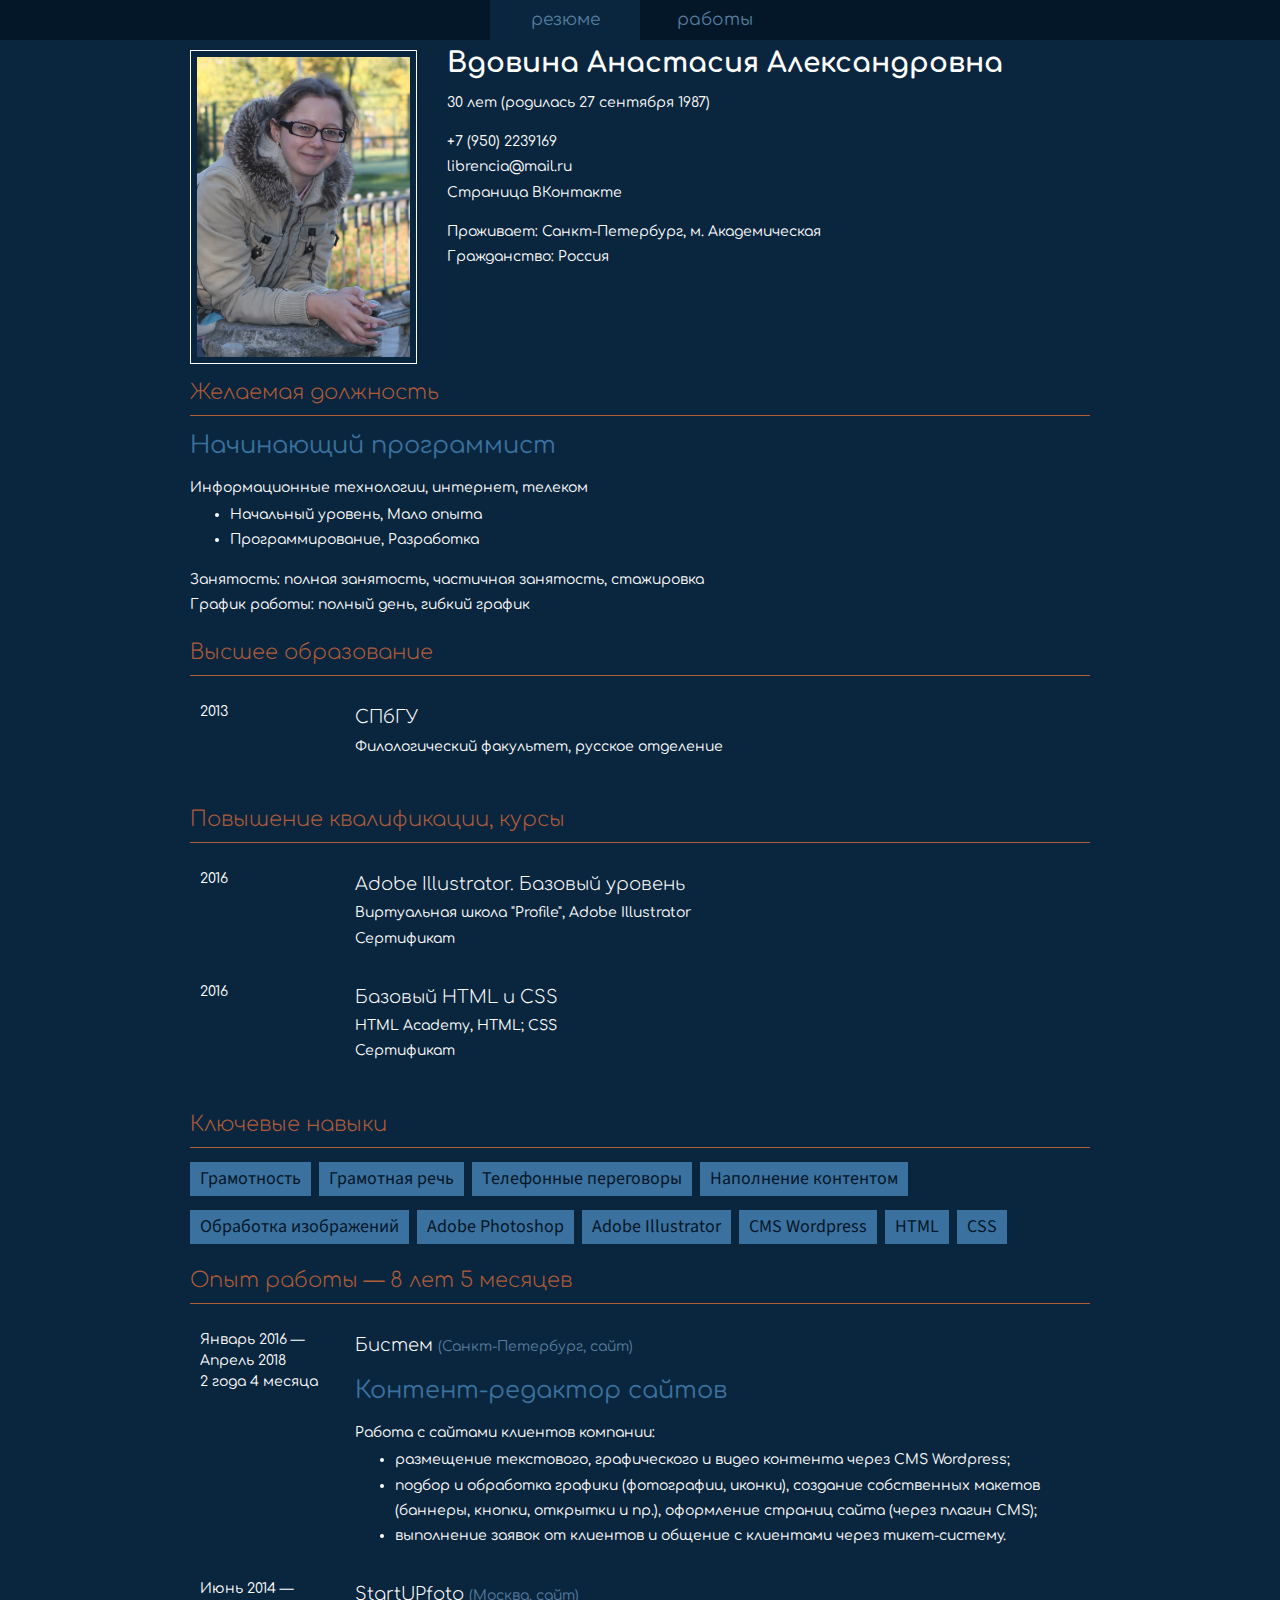
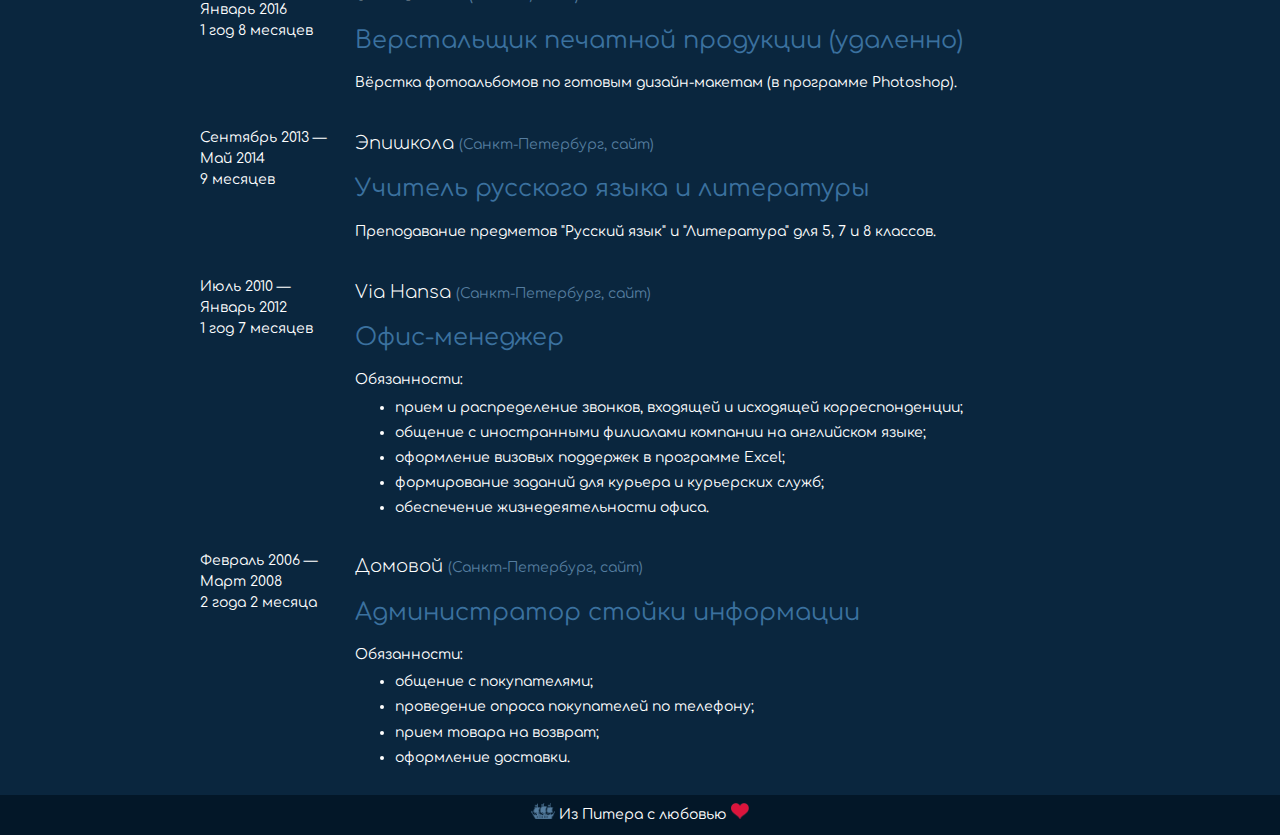
<file: index.html>
<!DOCTYPE html>
<html  lang="ru">
<head>
	<meta charset="utf-8">
	<title>Вдовина Анастасия - Резюме</title>
	<link href="https://fonts.googleapis.com/css?family=Alegreya+Sans|Comfortaa|Fira+Sans|Source+Sans+Pro" rel="stylesheet">
	<link href="style.css" rel="stylesheet">
</head>
<body>
<header class="shapka">
	<nav class="centr">
		<ul>
			<li><div class="menu active">резюме</div></li>
			<li><a href="portfolio.html" class="menu">работы</a></li>
		</ul>
	</nav>
</header>
<main class="centr main">
	<a href="img/my-foto.jpg" target="_blank"><img src="img/my-foto.jpg" alt="Фотография Вдовиной Анастасии" height="300" class="foto"></a>
	<h1>Вдовина Анастасия Александровна</h1>
	<p>30 лет (родилась 27 сентября 1987)</p>
	<p>+7 (950) 2239169<br>librencia@mail.ru<br><a href="https://vk.com/librencia" target="_blank">Страница ВКонтакте</a></p>
	<p>Проживает: Санкт-Петербург, м. Академическая<br>Гражданство: Россия</p>
	<h2>Желаемая должность</h2>
	<p class="professia">Начинающий программист</p>
	<p class="odna_stroka">Информационные технологии, интернет, телеком</p>
  	<ul>
  		<li>Начальный уровень, Мало опыта</li>
  		<li>Программирование, Разработка</li>
  	</ul>
  <p>Занятость: полная занятость, частичная занятость, стажировка<br>График работы: полный день, гибкий график</p>
  <h2>Высшее образование</h2>
  <table>
  	<tr>
  		<td class="daty">2013</td>
  		<td><span class="zagolovki">СПбГУ</span><br>Филологический факультет, русское отделение</td>
  	</tr>
  </table>
  <h2>Повышение квалификации, курсы</h2>
  <table>
  	<tr>
  		<td class="daty">2016</td>
  		<td><span class="zagolovki">Adobe Illustrator. Базовый уровень</span><br>Виртуальная школа "Profile", Adobe Illustrator<br><a href="img/sert-illustr.jpg" target="_blank">Сертификат</a></td>
  	</tr>
  	<tr>
  		<td class="daty">2016</td>
  		<td><span class="zagolovki">Базовый HTML и CSS</span><br>HTML Academy, HTML; CSS<br><a href="img/sert-htmlaca.jpg" target="_blank">Сертификат</a></td>
  	</tr>
  </table>
  <h2>Ключевые навыки</h2>
  <ul class="navyki">
  	<li>Грамотность</li>
  	<li>Грамотная речь</li>
		<li>Телефонные переговоры</li>
		<li>Наполнение контентом</li>
		<li>Обработка изображений</li>
		<li>Adobe Photoshop</li>
		<li>Adobe Illustrator</li>
		<li>CMS Wordpress</li>
		<li>HTML</li>
		<li>CSS</li>
	</ul>
  <h2>Опыт работы — 8 лет 5 месяцев</h2>
  <table>
  	<tr>
  		<td class="daty">Январь 2016 — Апрель 2018<br>2 года 4 месяца</td>
  		<td><span class="zagolovki">Бистем </span><span class="adresa">(Санкт-Петербург, <a href="http://bistem.ru/" target="_blank">сайт</a>)</span></span>
  			<p class="professia">Контент-редактор сайтов</p>
  			<p class="odna_stroka">Работа с сайтами клиентов компании:</p>
  			<ul>
  				<li>размещение текстового‚ графического и видео контента через CMS Wordpress;</li>
  				<li>подбор и обработка графики (фотографии, иконки), создание собственных макетов (баннеры, кнопки, открытки и пр.), оформление страниц сайта (через плагин CMS);</li>
  				<li>выполнение заявок от клиентов и общение с клиентами через тикет-систему.</li>
				</ul>
			</td>
  	</tr>
  	<tr>
  		<td class="daty">Июнь 2014 — Январь 2016<br>1 год 8 месяцев</td>
  		<td><span class="zagolovki">StartUPfoto </span><span class="adresa">(Москва, <a href="https://www.startupfoto.ru/" target="_blank">сайт</a>)</span>
  			<p class="professia">Верстальщик печатной продукции (удаленно)</p>
  			<p class="odna_stroka">Вёрстка фотоальбомов по готовым дизайн-макетам (в программе Photoshop).</p>
			</td>
  	</tr>
  	<tr>
  		<td class="daty">Сентябрь 2013 — Май 2014<br>9 месяцев</td>
  		<td><span class="zagolovki">Эпишкола </span><span class="adresa">(Санкт-Петербург, <a href="http://epischool.ru/" target="_blank">сайт</a>)</span>
  			<p class="professia">Учитель русского языка и литературы</p>
  			<p class="odna_stroka">Преподавание предметов "Русский язык" и "Литература" для 5, 7 и 8 классов.</p>
			</td>
  	</tr>
  	<tr>
  		<td class="daty">Июль 2010 — Январь 2012<br>1 год 7 месяцев</td>
  		<td><span class="zagolovki">Via Hansa </span><span class="adresa">(Санкт-Петербург, <a href="https://viahansa.com/" target="_blank">сайт</a>)</span>
  			<p class="professia">Офис-менеджер</p>
  			<p class="odna_stroka">Обязанности:</p>
  			<ul>
  				<li>прием и распределение звонков, входящей и исходящей корреспонденции;</li>
  				<li>общение с иностранными филиалами компании на английском языке;</li>
  				<li>оформление визовых поддержек в программе Excel;</li>
  				<li>формирование заданий для курьера и курьерских служб;</li>
  				<li>обеспечение жизнедеятельности офиса.</li>
				</ul>
			</td>
  	</tr>
  	<tr>
  		<td class="daty">Февраль 2006 — Март 2008<br>2 года 2 месяца</td>
  		<td><span class="zagolovki">Домовой </span><span class="adresa">(Санкт-Петербург, <a href="http://www.tddomovoy.ru/" target="_blank">сайт</a>)</span>
  			<p class="professia">Администратор стойки информации</p>
  			<p class="odna_stroka">Обязанности:</p>
  			<ul>
  				<li>общение с покупателями;</li>
  				<li>проведение опроса покупателей по телефону;</li>
  				<li>прием товара на возврат;</li>
  				<li>оформление доставки.</li>
				</ul>
			</td>
  	</tr>
  </table>
</main>
<footer class="shapka">
	<div class="centr-v"><img src="img/ship2.png" alt="Из Питера с любовью" height="16"><span> Из Питера с любовью </span><img src="img/heart.png" alt="Из Питера с любовью" height="16"></div>
</footer>
</body>
</html>
</file>
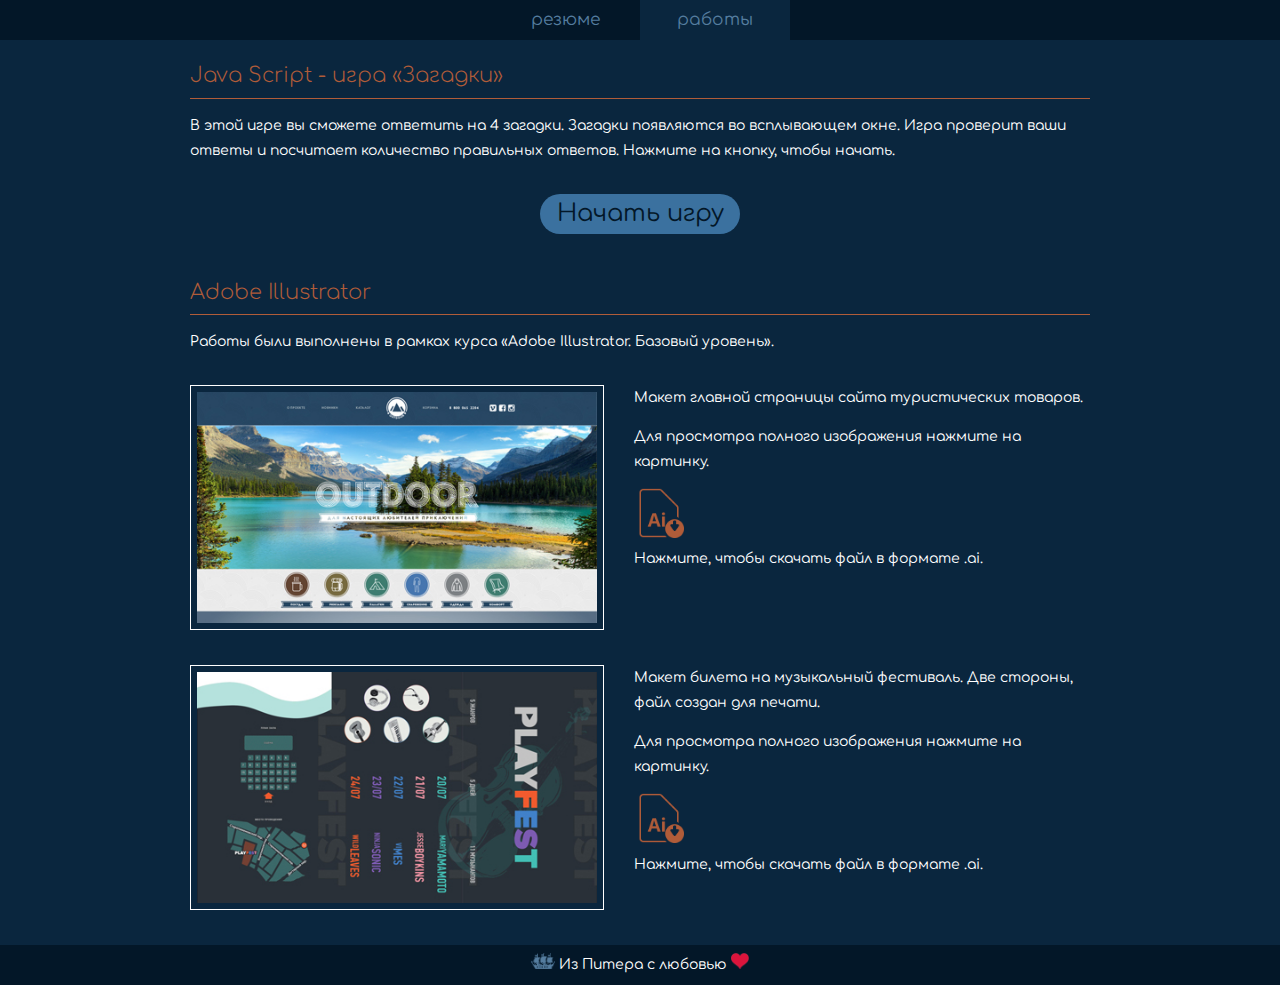
<file: portfolio.html>
<!DOCTYPE html>
<html  lang="ru">
<head>
	<meta charset="utf-8">
	<title>Вдовина Анастасия - Резюме</title>
	<link href="https://fonts.googleapis.com/css?family=Alegreya+Sans|Comfortaa|Fira+Sans|Source+Sans+Pro" rel="stylesheet">
	<link href="style.css" rel="stylesheet">
</head>
<body>
<header class="shapka">
	<nav class="centr">
		<ul>
			<li><a class="menu" href="index.html">резюме</a></li>
			<li><div class="menu active">работы</div></li>
		</ul>
	</nav>
</header>
<main class="centr">
	<h2>Java Script - игра «Загадки»</h2>
	<p>В этой игре вы сможете ответить на 4 загадки. Загадки появляются во всплывающем окне. Игра проверит ваши ответы и посчитает количество правильных ответов. Нажмите на кнопку, чтобы начать.</p>
	<div class="block"><a href="#" onclick="play();" class="knopka centr-v">Начать игру</a></div>

	<h2>Adobe Illustrator</h2>
	<p>Работы были выполнены в рамках курса «Adobe Illustrator. Базовый уровень».</p>
	<div class="primery">
		<a href="img/website.jpg" target="_blank"><img src="img/website-m.jpg" alt="Макет сайта" width="400" class="foto"></a><p>Макет главной страницы сайта туристических товаров.</p><p>Для просмотра полного изображения нажмите на картинку.</p><a href="img/website.ai"><img src="img/ico.png" alt="Иконка" width="50"><br>Нажмите, чтобы скачать файл в формате .ai.</a>
	</div>
	<div class="primery clearboz">
		<a href="img/ticket.pdf" target="_blank"><img src="img/ticket-m.jpg" alt="Макет билета" width="400" class="foto"></a><p>Макет билета на музыкальный фестиваль. Две стороны, файл создан для печати.</p><p>Для просмотра полного изображения нажмите на картинку.</p><a href="img/ticket.ai"><img src="img/ico.png" alt="Иконка" width="50"><br>Нажмите, чтобы скачать файл в формате .ai.</a>
	</div>
</main>
<footer class="shapka">
	<div class="centr-v"><img src="img/ship2.png" alt="Из Питера с любовью" height="16"><span> Из Питера с любовью </span><img src="img/heart.png" alt="Из Питера с любовью" height="16"></div>
</footer>
<script src="zagadki.js"></script>
</body>
</html>
</file>
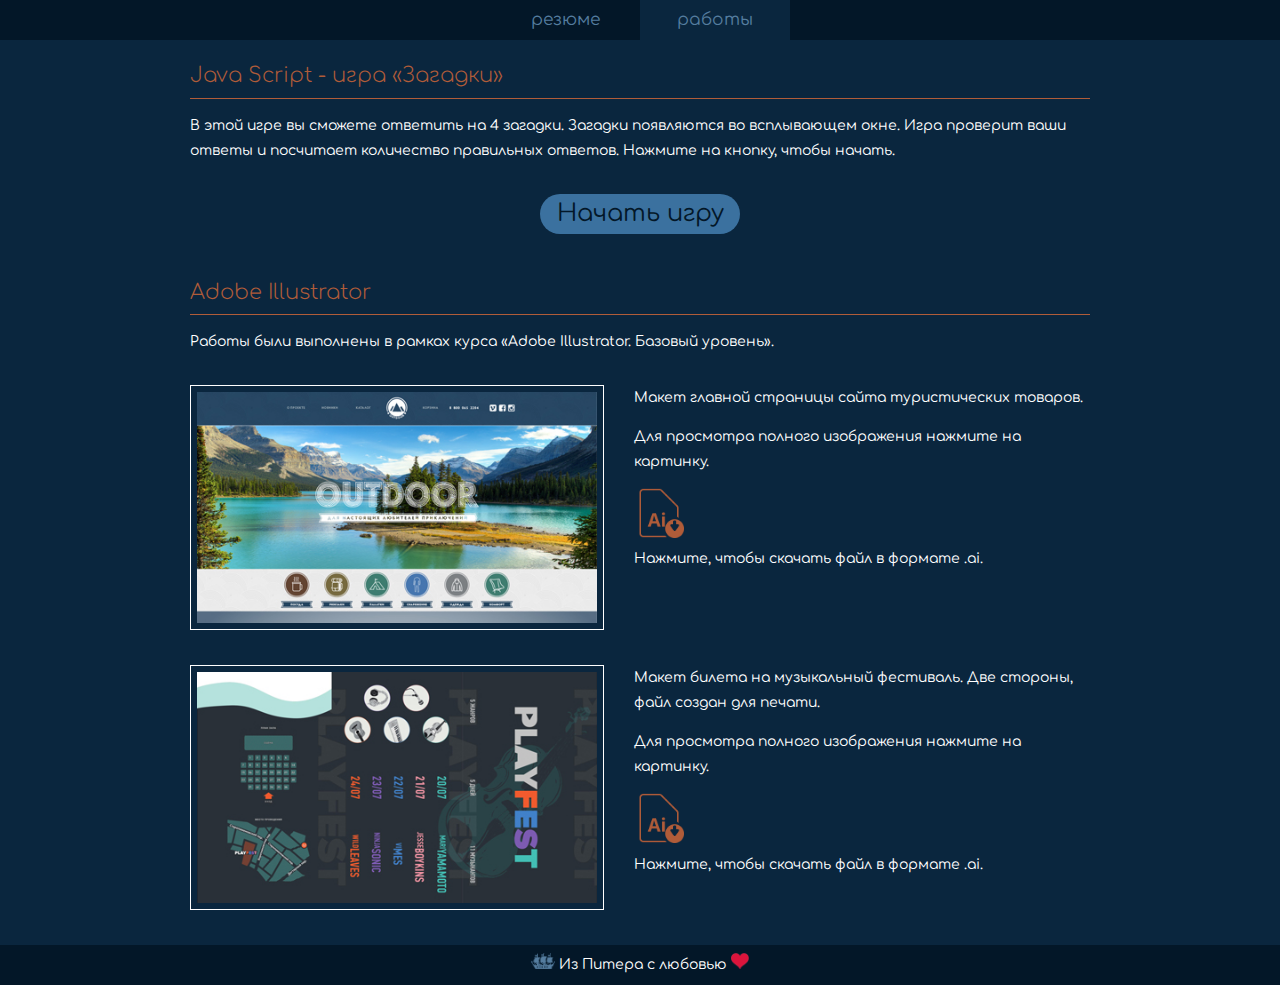
<file: raboty.html>
<!DOCTYPE html>
<html  lang="ru">
<head>
	<meta charset="utf-8">
	<title>Вдовина Анастасия - Резюме</title>
	<link href="https://fonts.googleapis.com/css?family=Alegreya+Sans|Comfortaa|Fira+Sans|Source+Sans+Pro" rel="stylesheet">
	<link href="style.css" rel="stylesheet">
</head>
<body>
<header class="shapka">
	<nav class="centr">
		<ul>
			<li><a class="menu" href="resume.html">резюме</a></li>
			<li><div class="menu active">работы</div></li>
		</ul>
	</nav>
</header>
<main class="centr">
	<h2>Java Script - игра «Загадки»</h2>
	<p>В этой игре вы сможете ответить на 4 загадки. Загадки появляются во всплывающем окне. Игра проверит ваши ответы и посчитает количество правильных ответов. Нажмите на кнопку, чтобы начать.</p>
	<div class="block"><a href="#" onclick="play();" class="knopka centr-v">Начать игру</a></div>

	<h2>Adobe Illustrator</h2>
	<p>Работы были выполнены в рамках курса «Adobe Illustrator. Базовый уровень».</p>
	<div class="primery">
		<a href="img/website.jpg" target="_blank"><img src="img/website-m.jpg" alt="Макет сайта" width="400" class="foto"></a><p>Макет главной страницы сайта туристических товаров.</p><p>Для просмотра полного изображения нажмите на картинку.</p><a href="img/website.ai"><img src="img/ico.png" alt="Иконка" width="50"><br>Нажмите, чтобы скачать файл в формате .ai.</a>
	</div>
	<div class="primery clearboz">
		<a href="img/ticket.pdf" target="_blank"><img src="img/ticket-m.jpg" alt="Макет билета" width="400" class="foto"></a><p>Макет билета на музыкальный фестиваль. Две стороны, файл создан для печати.</p><p>Для просмотра полного изображения нажмите на картинку.</p><a href="img/ticket.ai"><img src="img/ico.png" alt="Иконка" width="50"><br>Нажмите, чтобы скачать файл в формате .ai.</a>
	</div>
</main>
<footer class="shapka">
	<div class="centr-v"><img src="img/ship2.png" alt="Из Питера с любовью" height="16"><span> Из Питера с любовью </span><img src="img/heart.png" alt="Из Питера с любовью" height="16"></div>
</footer>
<script src="zagadki.js"></script>
</body>
</html>
</file>
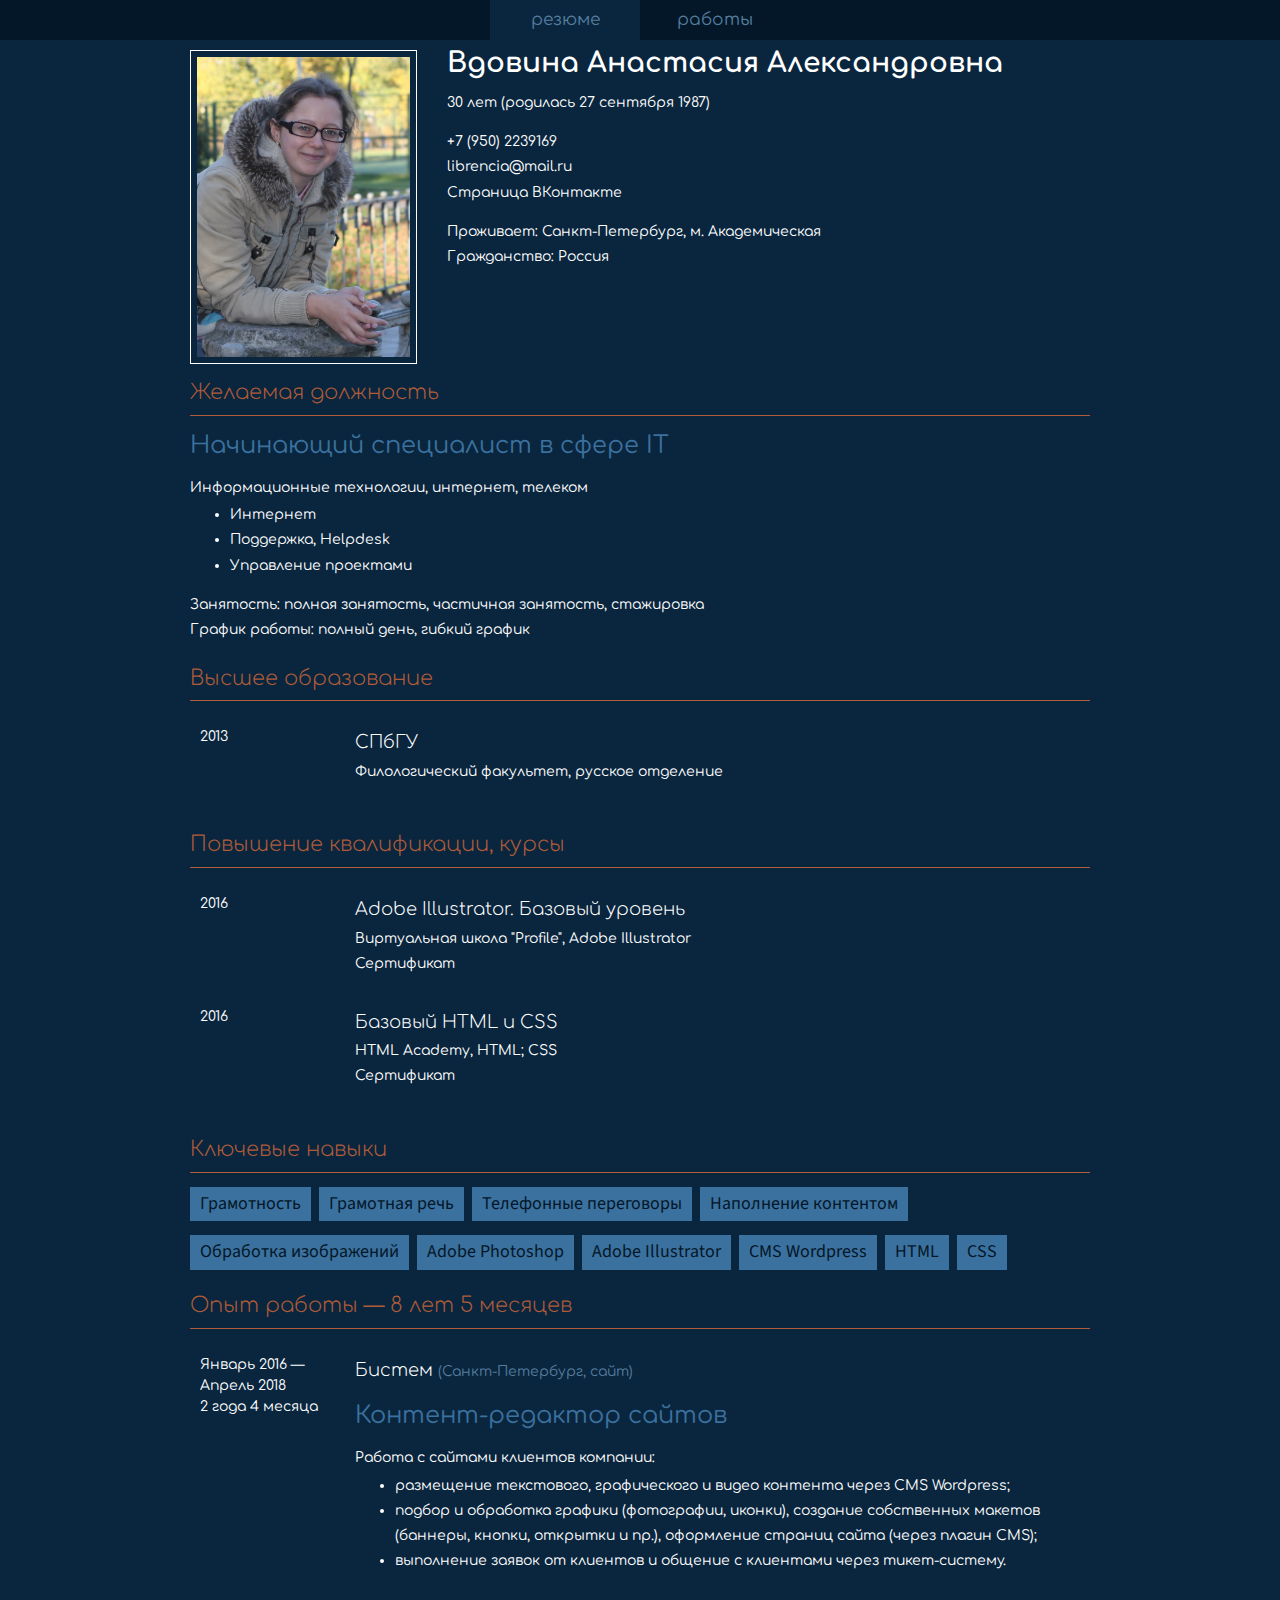
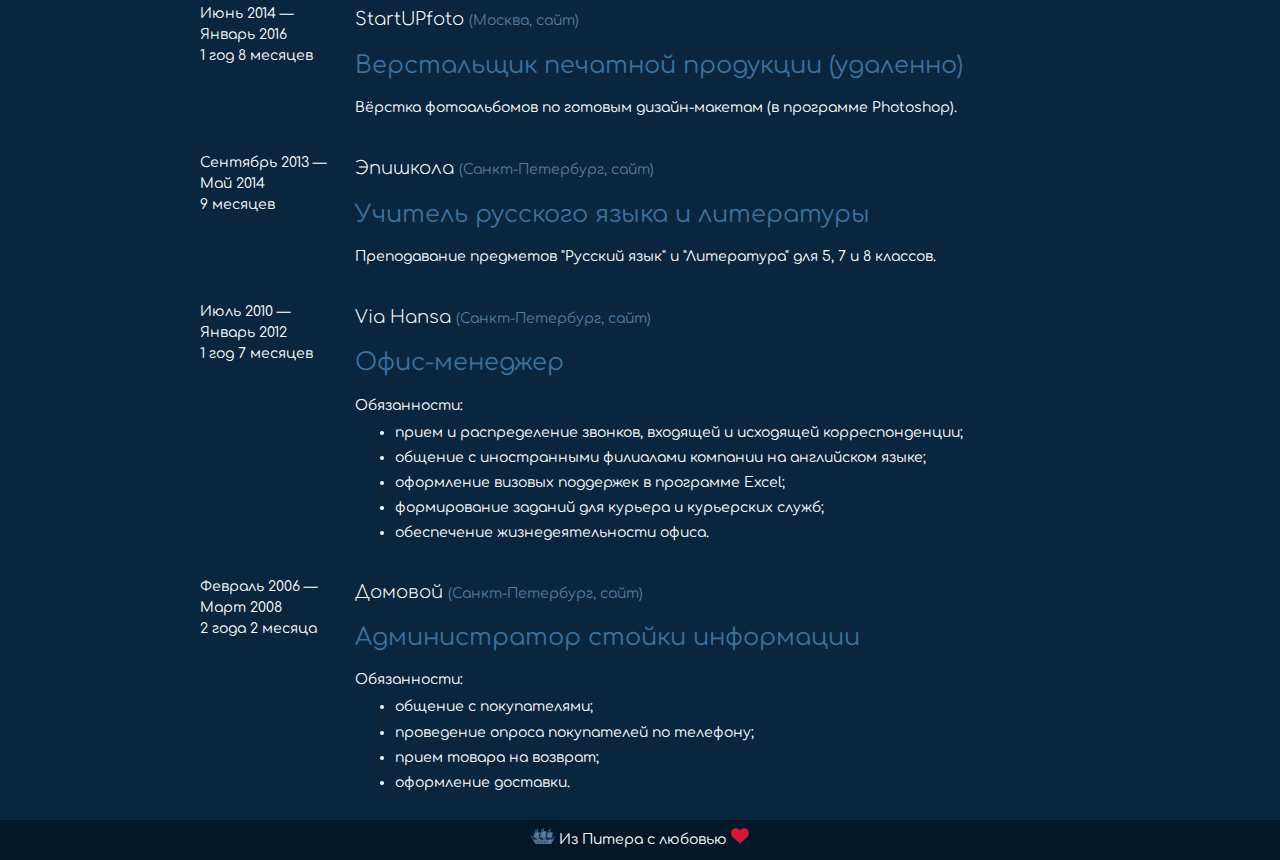
<file: resume.html>
<!DOCTYPE html>
<html  lang="ru">
<head>
	<meta charset="utf-8">
	<title>Вдовина Анастасия - Резюме</title>
	<link href="https://fonts.googleapis.com/css?family=Alegreya+Sans|Comfortaa|Fira+Sans|Source+Sans+Pro" rel="stylesheet">
	<link href="style.css" rel="stylesheet">
</head>
<body>
<header class="shapka">
	<nav class="centr">
		<ul>
			<li><div class="menu active">резюме</div></li>
			<li><a href="raboty.html" class="menu">работы</a></li>
		</ul>
	</nav>
</header>
<main class="centr main">
	<a href="img/my-foto.jpg" target="_blank"><img src="img/my-foto.jpg" alt="Фотография Вдовиной Анастасии" height="300" class="foto"></a>
	<h1>Вдовина Анастасия Александровна</h1>
	<p>30 лет (родилась 27 сентября 1987)</p>
	<p>+7 (950) 2239169<br>librencia@mail.ru<br><a href="https://vk.com/librencia" target="_blank">Страница ВКонтакте</a></p>
	<p>Проживает: Санкт-Петербург, м. Академическая<br>Гражданство: Россия</p>
	<h2>Желаемая должность</h2>
	<p class="professia">Начинающий специалист в сфере IT</p>
	<p class="odna_stroka">Информационные технологии, интернет, телеком</p>
  	<ul>
  		<li>Интернет</li>
  		<li>Поддержка, Helpdesk</li>
      <li>Управление проектами</li>
  	</ul>
  <p>Занятость: полная занятость, частичная занятость, стажировка<br>График работы: полный день, гибкий график</p>
  <h2>Высшее образование</h2>
  <table>
  	<tr>
  		<td class="daty">2013</td>
  		<td><span class="zagolovki">СПбГУ</span><br>Филологический факультет, русское отделение</td>
  	</tr>
  </table>
  <h2>Повышение квалификации, курсы</h2>
  <table>
  	<tr>
  		<td class="daty">2016</td>
  		<td><span class="zagolovki">Adobe Illustrator. Базовый уровень</span><br>Виртуальная школа "Profile", Adobe Illustrator<br><a href="img/sert-illustr.jpg" target="_blank">Сертификат</a></td>
  	</tr>
  	<tr>
  		<td class="daty">2016</td>
  		<td><span class="zagolovki">Базовый HTML и CSS</span><br>HTML Academy, HTML; CSS<br><a href="img/sert-htmlaca.jpg" target="_blank">Сертификат</a></td>
  	</tr>
  </table>
  <h2>Ключевые навыки</h2>
  <ul class="navyki">
  	<li>Грамотность</li>
  	<li>Грамотная речь</li>
		<li>Телефонные переговоры</li>
		<li>Наполнение контентом</li>
		<li>Обработка изображений</li>
		<li>Adobe Photoshop</li>
		<li>Adobe Illustrator</li>
		<li>CMS Wordpress</li>
		<li>HTML</li>
		<li>CSS</li>
	</ul>
  <h2>Опыт работы — 8 лет 5 месяцев</h2>
  <table>
  	<tr>
  		<td class="daty">Январь 2016 — Апрель 2018<br>2 года 4 месяца</td>
  		<td><span class="zagolovki">Бистем </span><span class="adresa">(Санкт-Петербург, <a href="http://bistem.ru/" target="_blank">сайт</a>)</span></span>
  			<p class="professia">Контент-редактор сайтов</p>
  			<p class="odna_stroka">Работа с сайтами клиентов компании:</p>
  			<ul>
  				<li>размещение текстового‚ графического и видео контента через CMS Wordpress;</li>
  				<li>подбор и обработка графики (фотографии, иконки), создание собственных макетов (баннеры, кнопки, открытки и пр.), оформление страниц сайта (через плагин CMS);</li>
  				<li>выполнение заявок от клиентов и общение с клиентами через тикет-систему.</li>
				</ul>
			</td>
  	</tr>
  	<tr>
  		<td class="daty">Июнь 2014 — Январь 2016<br>1 год 8 месяцев</td>
  		<td><span class="zagolovki">StartUPfoto </span><span class="adresa">(Москва, <a href="https://www.startupfoto.ru/" target="_blank">сайт</a>)</span>
  			<p class="professia">Верстальщик печатной продукции (удаленно)</p>
  			<p class="odna_stroka">Вёрстка фотоальбомов по готовым дизайн-макетам (в программе Photoshop).</p>
			</td>
  	</tr>
  	<tr>
  		<td class="daty">Сентябрь 2013 — Май 2014<br>9 месяцев</td>
  		<td><span class="zagolovki">Эпишкола </span><span class="adresa">(Санкт-Петербург, <a href="http://epischool.ru/" target="_blank">сайт</a>)</span>
  			<p class="professia">Учитель русского языка и литературы</p>
  			<p class="odna_stroka">Преподавание предметов "Русский язык" и "Литература" для 5, 7 и 8 классов.</p>
			</td>
  	</tr>
  	<tr>
  		<td class="daty">Июль 2010 — Январь 2012<br>1 год 7 месяцев</td>
  		<td><span class="zagolovki">Via Hansa </span><span class="adresa">(Санкт-Петербург, <a href="https://viahansa.com/" target="_blank">сайт</a>)</span>
  			<p class="professia">Офис-менеджер</p>
  			<p class="odna_stroka">Обязанности:</p>
  			<ul>
  				<li>прием и распределение звонков, входящей и исходящей корреспонденции;</li>
  				<li>общение с иностранными филиалами компании на английском языке;</li>
  				<li>оформление визовых поддержек в программе Excel;</li>
  				<li>формирование заданий для курьера и курьерских служб;</li>
  				<li>обеспечение жизнедеятельности офиса.</li>
				</ul>
			</td>
  	</tr>
  	<tr>
  		<td class="daty">Февраль 2006 — Март 2008<br>2 года 2 месяца</td>
  		<td><span class="zagolovki">Домовой </span><span class="adresa">(Санкт-Петербург, <a href="http://www.tddomovoy.ru/" target="_blank">сайт</a>)</span>
  			<p class="professia">Администратор стойки информации</p>
  			<p class="odna_stroka">Обязанности:</p>
  			<ul>
  				<li>общение с покупателями;</li>
  				<li>проведение опроса покупателей по телефону;</li>
  				<li>прием товара на возврат;</li>
  				<li>оформление доставки.</li>
				</ul>
			</td>
  	</tr>
  </table>
</main>
<footer class="shapka">
	<div class="centr-v"><img src="img/ship2.png" alt="Из Питера с любовью" height="16"><span> Из Питера с любовью </span><img src="img/heart.png" alt="Из Питера с любовью" height="16"></div>
</footer>
</body>
</html>
</file>
<file: style.css>
/** {
	outline: 1px solid white;
}*/
body {
	margin: 0px;
	background-color: #0A263E;
	color: #fff;
	font-family: "Comfortaa", "Verdana", san-serif;
	font-size: 14px;
	min-width: 900px;
	line-height: 1.8;
	font-weight: normal;
}
.centr {
	width: 900px;
	margin: 0 auto;
}
a {
	color: #fff;
	text-decoration: none;
}
a:hover {
	color: #B05C39;
}
.shapka {
	background-color: #031728;
	height: 40px;
	text-align: center;
}
.shapka ul {
	margin: 0;
	padding: 0;
	list-style: none;
	font-size: 0;
}
.shapka li {
	display: inline-block;
	vertical-align: top;
	line-height: 40px;
}
.menu {
	display: block;
	width: 150px;
	height: 40px;
	font-size: 17px;
	color: #557D9F;
}
.shapka a:hover {
	background-color: #0A263E;
}
.active {
	background-color: #0A263E;
}
.main {
	margin-top: 10px;
}
h1, ul {
	margin: 0px;
}
h1 {
	line-height: 26px;
}
.foto {
	float: left;
	margin: 0 30px 10px 0;
	padding: 6px;
	border: 1px solid white;
}
.clearboz {
	clear: both;
}
h2 {
	color: #B05C39;
	padding-bottom: 3px;
	border-bottom: #B05C39 solid 1px;
	font-weight: lighter;
	margin-bottom: 0px;
	clear: both;
}
.professia {
	color: #3B719F;
	font-size: x-large;
	margin-top: 8px;
	margin-bottom: 8px;
}
.odna_stroka {
	margin-top: 0px;
	margin-bottom: 2px;
}
.zagolovki {
	font-size: 18px;
	font-weight: lighter;
}
table {
  width: 100%;
  border-spacing: 5px 20px;
}
td {
  vertical-align: top;
  padding: 5px;
}
.daty {
	width: 140px;
	font-size: 14px;
	line-height: 1.5;
}
.adresa, .adresa a {
	font-size: 14px;
	color: #557D9F;
}
.adresa a:hover {
	color: #B05C39;
}
.navyki {
	padding-left: 0px;
}
.navyki li {
	background-color: #3B719F;
	color: #031728;
	font-family: Source Sans Pro;
	font-size: 18px;
	display: inline-block;
	padding: 1px 10px;
	margin-top: 14px;
	margin-right: 4px;
}
.primery {
	height: 240px;
	margin-top: 30px;
	margin-bottom: 40px;
}
.block {
	margin-top: 30px;
	margin-bottom: 40px;
	text-align: center;
}
.knopka {
	display: inline-block;
	height: 40px;
	width: 200px;
	background-color: #3B719F;
	border-radius: 20px;
	color: #031728;
	font-size: 24px;
}
.knopka:hover {
	background-color: #B05C39;
	color: #031728;
}
footer span {
	font-size: 14px;
}
.centr-v {
	line-height: 40px;
}
</file>
